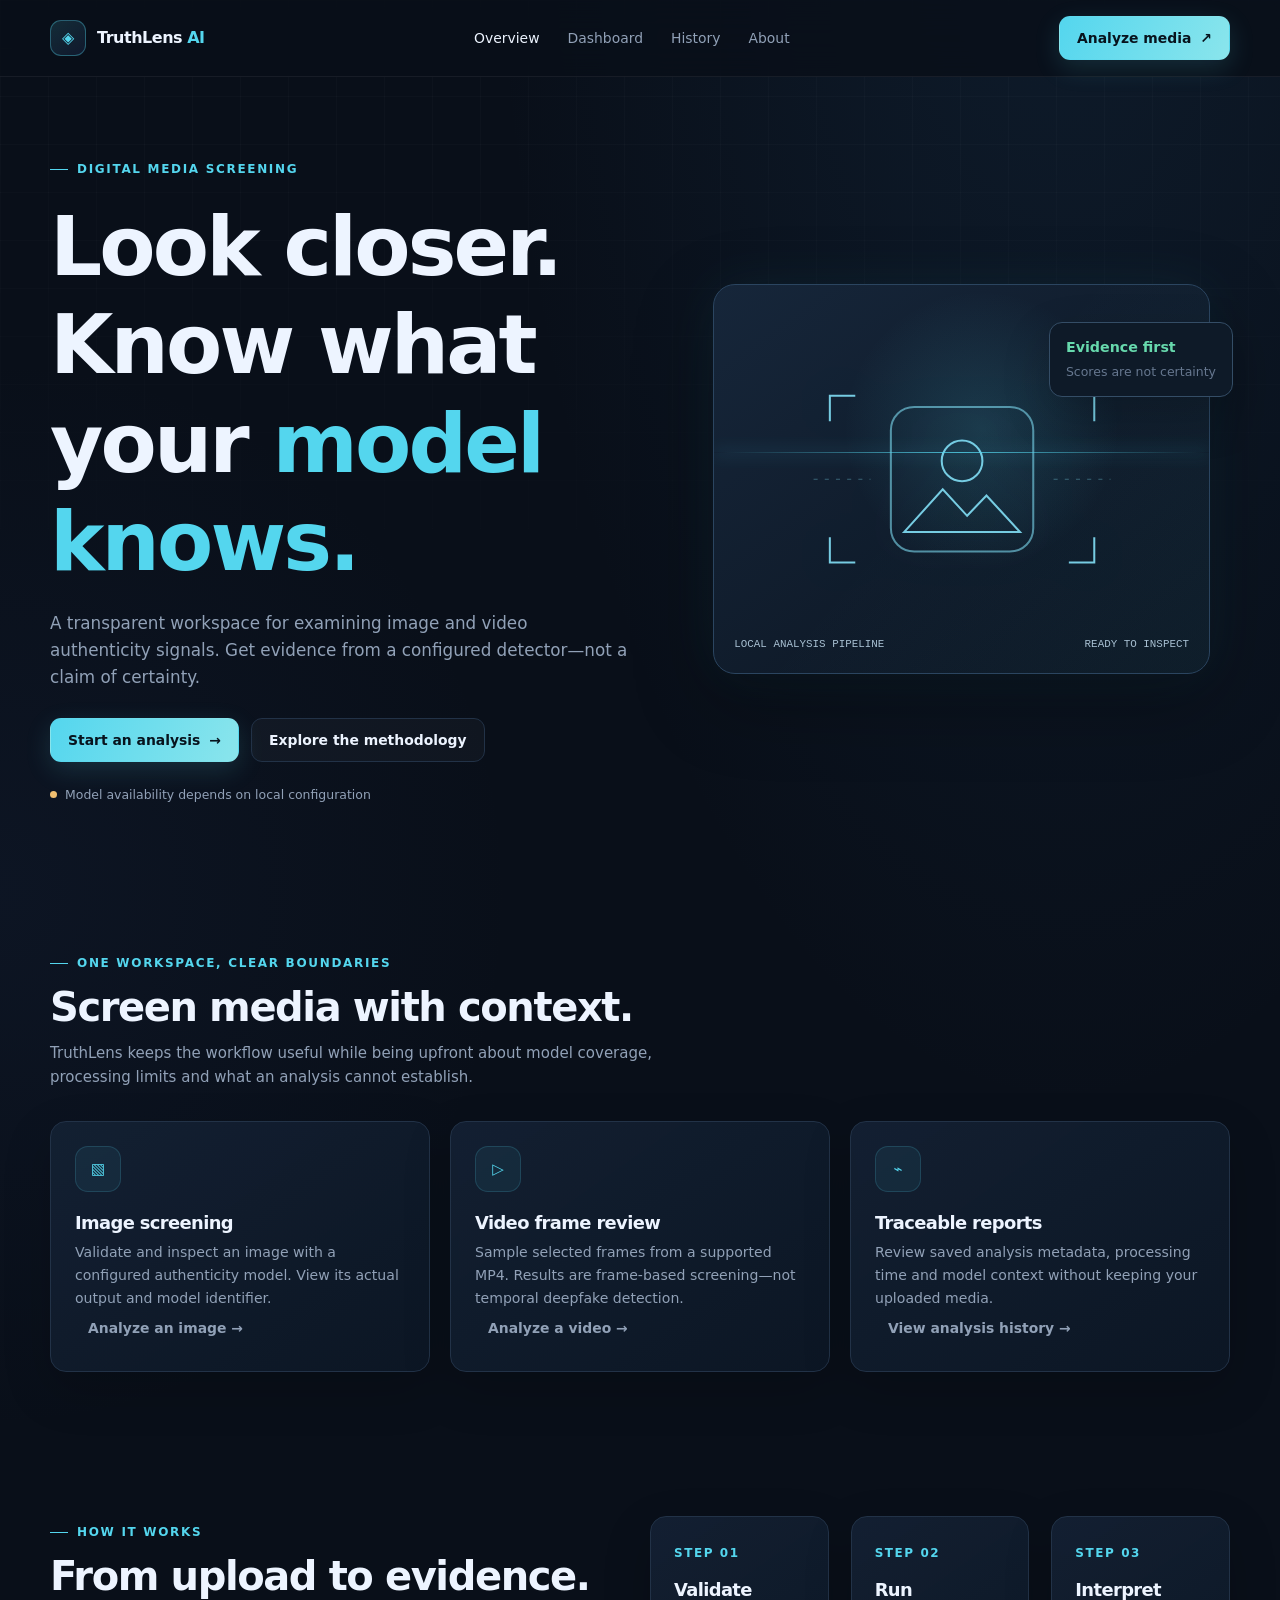
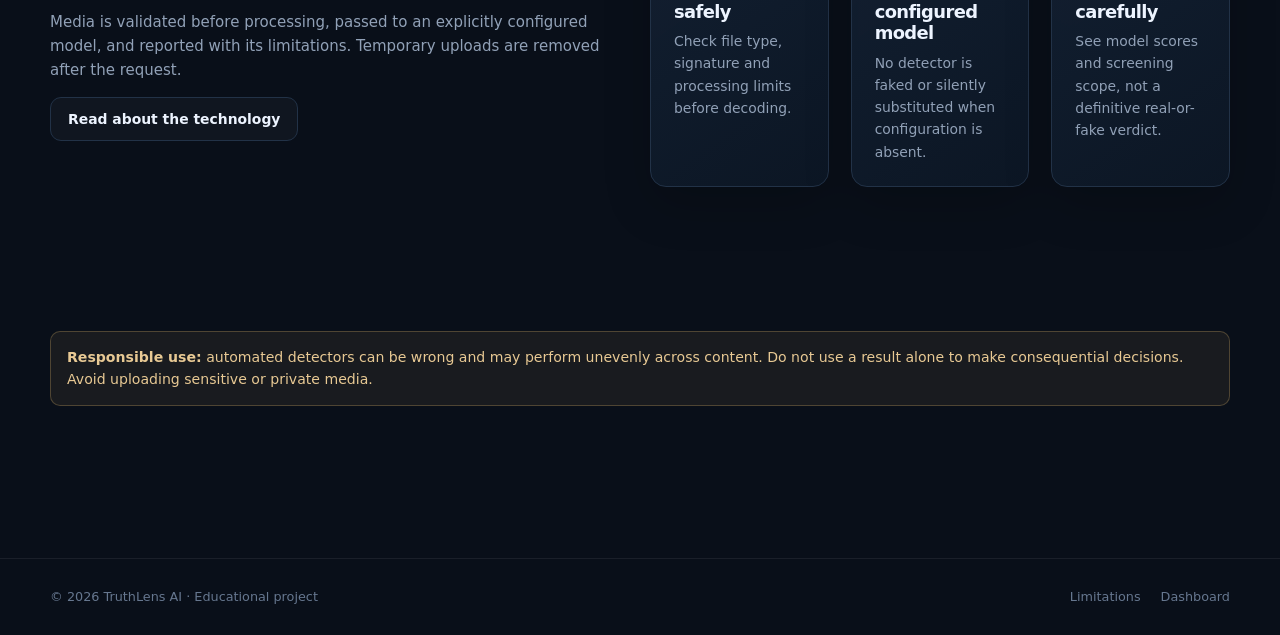
<file: frontend/index.html>
<!doctype html>
<html lang="en">
<head>
  <meta charset="utf-8">
  <meta name="viewport" content="width=device-width, initial-scale=1">
  <meta name="api-base" content="http://127.0.0.1:5000/api">
  <meta name="description" content="TruthLens AI provides transparent, model-based image and video authenticity screening.">
  <title>TruthLens AI — Media authenticity, made transparent</title>
  <link rel="stylesheet" href="css/variables.css">
  <link rel="stylesheet" href="css/base.css">
  <link rel="stylesheet" href="css/components.css">
  <link rel="stylesheet" href="css/pages.css">
  <link rel="stylesheet" href="css/responsive.css">
</head>
<body>
  <header class="site-header">
    <div class="container nav-wrap">
      <a class="brand" href="index.html" aria-label="TruthLens AI home"><span class="brand-mark" aria-hidden="true">◈</span><span>TruthLens <span>AI</span></span></a>
      <button class="menu-toggle" type="button" aria-expanded="false" aria-controls="primary-nav" aria-label="Open navigation">☰</button>
      <nav class="nav-links" id="primary-nav" aria-label="Main navigation">
        <a href="index.html" aria-current="page">Overview</a><a href="dashboard.html">Dashboard</a><a href="history.html">History</a><a href="about.html">About</a>
      </nav>
      <div class="nav-actions"><a class="button button-primary" href="upload.html">Analyze media <span aria-hidden="true">↗</span></a></div>
    </div>
  </header>
  <main>
    <section class="container hero">
      <div>
        <span class="eyebrow">Digital media screening</span>
        <h1>Look closer.<br>Know what your <em>model knows.</em></h1>
        <p class="hero-copy">A transparent workspace for examining image and video authenticity signals. Get evidence from a configured detector—not a claim of certainty.</p>
        <div class="hero-actions"><a class="button button-primary" href="upload.html">Start an analysis <span aria-hidden="true">→</span></a><a class="button button-secondary" href="about.html">Explore the methodology</a></div>
        <div class="hero-note"><span class="status">Model availability depends on local configuration</span></div>
      </div>
      <div class="hero-visual" aria-hidden="true">
        <div class="scan-frame">
          <div class="scan-art">
            <svg viewBox="0 0 360 260" fill="none" xmlns="http://www.w3.org/2000/svg"><path d="M75 48h-25v25M285 48h25v25M75 212H50v-25M285 212h25v-25" stroke="currentColor" stroke-width="2"/><path d="M110 82c0-13 10-23 23-23h94c13 0 23 10 23 23v96c0 13-10 23-23 23h-94c-13 0-23-10-23-23V82Z" stroke="currentColor" stroke-opacity=".65" stroke-width="2"/><circle cx="180" cy="112" r="20" stroke="currentColor" stroke-width="2"/><path d="m123 182 38-42 24 26 19-20 33 36H123Z" stroke="currentColor" stroke-width="2"/><path d="M34 130h56m180 0h56" stroke="currentColor" stroke-opacity=".4" stroke-dasharray="4 7"/></svg>
          </div>
          <div class="scan-line"></div>
          <div class="scan-caption"><span>LOCAL ANALYSIS PIPELINE</span><span>READY TO INSPECT</span></div>
        </div>
        <div class="floating-score"><strong>Evidence first</strong><small>Scores are not certainty</small></div>
      </div>
    </section>
    <section class="container section">
      <div class="section-intro"><span class="eyebrow">One workspace, clear boundaries</span><h2>Screen media with context.</h2><p>TruthLens keeps the workflow useful while being upfront about model coverage, processing limits and what an analysis cannot establish.</p></div>
      <div class="grid grid-3">
        <article class="card card-body feature-card"><span class="icon-tile" aria-hidden="true">▧</span><h3>Image screening</h3><p>Validate and inspect an image with a configured authenticity model. View its actual output and model identifier.</p><a class="button button-quiet" href="upload.html">Analyze an image →</a></article>
        <article class="card card-body feature-card"><span class="icon-tile" aria-hidden="true">▷</span><h3>Video frame review</h3><p>Sample selected frames from a supported MP4. Results are frame-based screening—not temporal deepfake detection.</p><a class="button button-quiet" href="video.html">Analyze a video →</a></article>
        <article class="card card-body feature-card"><span class="icon-tile" aria-hidden="true">⌁</span><h3>Traceable reports</h3><p>Review saved analysis metadata, processing time and model context without keeping your uploaded media.</p><a class="button button-quiet" href="history.html">View analysis history →</a></article>
      </div>
    </section>
    <section class="container section">
      <div class="grid grid-2">
        <div class="section-intro"><span class="eyebrow">How it works</span><h2>From upload to evidence.</h2><p>Media is validated before processing, passed to an explicitly configured model, and reported with its limitations. Temporary uploads are removed after the request.</p><a class="button button-secondary" href="about.html">Read about the technology</a></div>
        <div class="steps">
          <article class="card step-card"><span class="step-number">STEP 01</span><h3>Validate safely</h3><p>Check file type, signature and processing limits before decoding.</p></article>
          <article class="card step-card"><span class="step-number">STEP 02</span><h3>Run configured model</h3><p>No detector is faked or silently substituted when configuration is absent.</p></article>
          <article class="card step-card"><span class="step-number">STEP 03</span><h3>Interpret carefully</h3><p>See model scores and screening scope, not a definitive real-or-fake verdict.</p></article>
        </div>
      </div>
    </section>
    <section class="container section"><div class="notice"><strong>Responsible use:</strong> automated detectors can be wrong and may perform unevenly across content. Do not use a result alone to make consequential decisions. Avoid uploading sensitive or private media.</div></section>
  </main>
  <footer class="site-footer"><div class="container footer-inner"><span>© <span data-year></span> TruthLens AI · Educational project</span><div class="footer-links"><a href="about.html">Limitations</a><a href="dashboard.html">Dashboard</a></div></div></footer>
  <script type="module" src="js/app.js"></script>
</body>
</html>
</file>
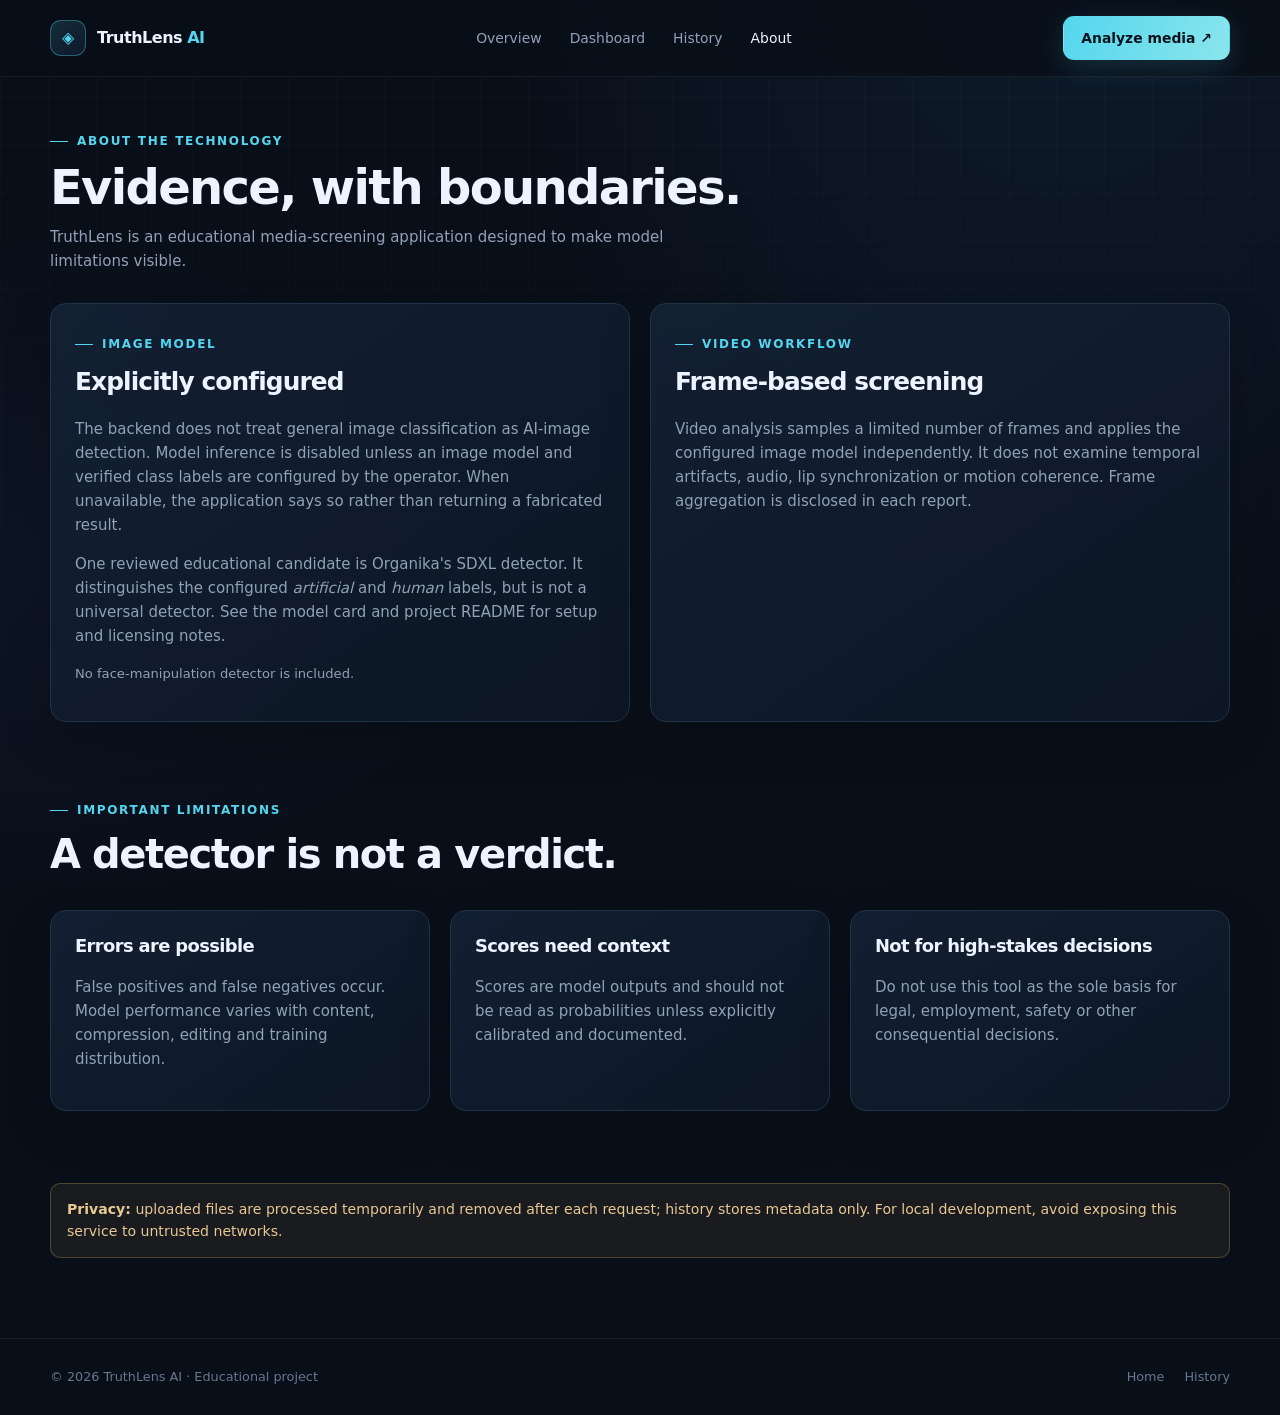
<file: frontend/about.html>
<!doctype html>
<html lang="en"><head><meta charset="utf-8"><meta name="viewport" content="width=device-width, initial-scale=1"><meta name="api-base" content="http://127.0.0.1:5000/api"><title>Technology & limitations — TruthLens AI</title><link rel="stylesheet" href="css/variables.css"><link rel="stylesheet" href="css/base.css"><link rel="stylesheet" href="css/components.css"><link rel="stylesheet" href="css/pages.css"><link rel="stylesheet" href="css/responsive.css"></head>
<body><header class="site-header"><div class="container nav-wrap"><a class="brand" href="index.html"><span class="brand-mark" aria-hidden="true">◈</span><span>TruthLens <span>AI</span></span></a><button class="menu-toggle" aria-expanded="false" aria-controls="primary-nav" aria-label="Open navigation">☰</button><nav class="nav-links" id="primary-nav" aria-label="Main navigation"><a href="index.html">Overview</a><a href="dashboard.html">Dashboard</a><a href="history.html">History</a><a href="about.html" aria-current="page">About</a></nav><div class="nav-actions"><a class="button button-primary" href="upload.html">Analyze media ↗</a></div></div></header>
<main class="container"><div class="page-heading"><div><span class="eyebrow">About the technology</span><h1>Evidence, with boundaries.</h1><p>TruthLens is an educational media-screening application designed to make model limitations visible.</p></div></div>
<div class="grid grid-2"><article class="card card-body"><span class="eyebrow">Image model</span><h2 style="font-size:1.55rem;margin-top:13px">Explicitly configured</h2><p>The backend does not treat general image classification as AI-image detection. Model inference is disabled unless an image model and verified class labels are configured by the operator. When unavailable, the application says so rather than returning a fabricated result.</p><p>One reviewed educational candidate is <a href="https://huggingface.co/Organika/sdxl-detector" target="_blank" rel="noopener noreferrer">Organika's SDXL detector</a>. It distinguishes the configured <em>artificial</em> and <em>human</em> labels, but is not a universal detector. See the model card and project README for setup and licensing notes.</p><p class="small">No face-manipulation detector is included.</p></article><article class="card card-body"><span class="eyebrow">Video workflow</span><h2 style="font-size:1.55rem;margin-top:13px">Frame-based screening</h2><p>Video analysis samples a limited number of frames and applies the configured image model independently. It does not examine temporal artifacts, audio, lip synchronization or motion coherence. Frame aggregation is disclosed in each report.</p></article></div>
<section class="section"><div class="section-intro"><span class="eyebrow">Important limitations</span><h2>A detector is not a verdict.</h2></div><div class="grid grid-3"><article class="card card-body"><h3>Errors are possible</h3><p>False positives and false negatives occur. Model performance varies with content, compression, editing and training distribution.</p></article><article class="card card-body"><h3>Scores need context</h3><p>Scores are model outputs and should not be read as probabilities unless explicitly calibrated and documented.</p></article><article class="card card-body"><h3>Not for high-stakes decisions</h3><p>Do not use this tool as the sole basis for legal, employment, safety or other consequential decisions.</p></article></div></section>
<div class="notice"><strong>Privacy:</strong> uploaded files are processed temporarily and removed after each request; history stores metadata only. For local development, avoid exposing this service to untrusted networks.</div></main>
<footer class="site-footer"><div class="container footer-inner"><span>© <span data-year></span> TruthLens AI · Educational project</span><div class="footer-links"><a href="index.html">Home</a><a href="history.html">History</a></div></div></footer><script type="module" src="js/app.js"></script></body></html>
</file>
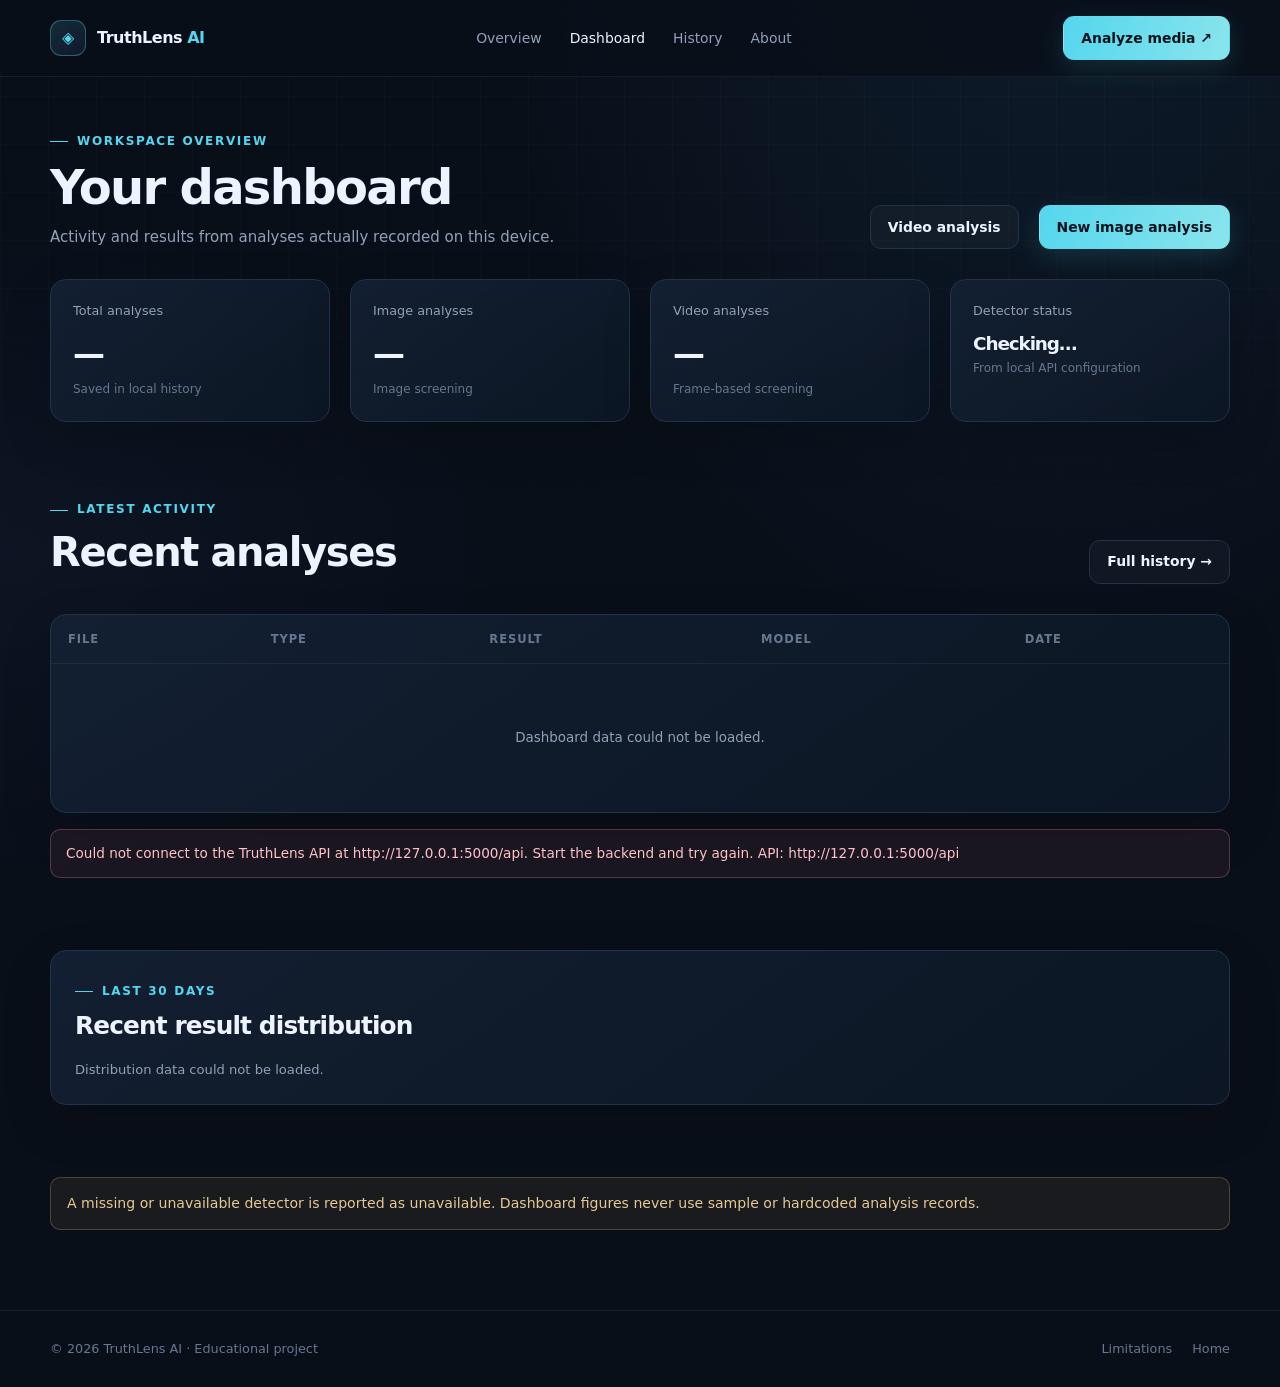
<file: frontend/dashboard.html>
<!doctype html>
<html lang="en"><head><meta charset="utf-8"><meta name="viewport" content="width=device-width, initial-scale=1"><meta name="api-base" content="http://127.0.0.1:5000/api"><title>Dashboard — TruthLens AI</title><link rel="stylesheet" href="css/variables.css"><link rel="stylesheet" href="css/base.css"><link rel="stylesheet" href="css/components.css"><link rel="stylesheet" href="css/pages.css"><link rel="stylesheet" href="css/responsive.css"></head>
<body><header class="site-header"><div class="container nav-wrap"><a class="brand" href="index.html"><span class="brand-mark" aria-hidden="true">◈</span><span>TruthLens <span>AI</span></span></a><button class="menu-toggle" aria-expanded="false" aria-controls="primary-nav" aria-label="Open navigation">☰</button><nav class="nav-links" id="primary-nav" aria-label="Main navigation"><a href="index.html">Overview</a><a href="dashboard.html" aria-current="page">Dashboard</a><a href="history.html">History</a><a href="about.html">About</a></nav><div class="nav-actions"><a class="button button-primary" href="upload.html">Analyze media ↗</a></div></div></header>
<main class="container"><div class="page-heading"><div><span class="eyebrow">Workspace overview</span><h1>Your dashboard</h1><p>Activity and results from analyses actually recorded on this device.</p></div><div class="grid" style="grid-auto-flow:column"><a class="button button-secondary" href="video.html">Video analysis</a><a class="button button-primary" href="upload.html">New image analysis</a></div></div>
<div class="grid grid-4" id="stat-cards"><article class="card stat-card"><div class="stat-label">Total analyses</div><div class="stat-value" data-stat="total">—</div><div class="stat-caption">Saved in local history</div></article><article class="card stat-card"><div class="stat-label">Image analyses</div><div class="stat-value" data-stat="images">—</div><div class="stat-caption">Image screening</div></article><article class="card stat-card"><div class="stat-label">Video analyses</div><div class="stat-value" data-stat="videos">—</div><div class="stat-caption">Frame-based screening</div></article><article class="card stat-card"><div class="stat-label">Detector status</div><div class="stat-value" data-stat="model" style="font-size:1.15rem">Checking…</div><div class="stat-caption">From local API configuration</div></article></div>
<section class="section"><div class="page-heading" style="margin-top:0"><div><span class="eyebrow">Latest activity</span><h2 style="margin:8px 0">Recent analyses</h2></div><a class="button button-secondary" href="history.html">Full history →</a></div><div class="card table-wrap"><table><thead><tr><th>File</th><th>Type</th><th>Result</th><th>Model</th><th>Date</th></tr></thead><tbody id="recent-analyses"><tr><td colspan="5"><div class="empty-state">Loading recent analyses…</div></td></tr></tbody></table></div><div id="dashboard-error" class="alert" role="status"></div></section>
<section class="section" style="padding-top:0"><div class="card card-body"><span class="eyebrow">Last 30 days</span><h2 style="font-size:1.55rem;margin:10px 0 18px">Recent result distribution</h2><div id="result-distribution" class="small muted" role="status">Loading distribution…</div></div></section>
<div class="notice">A missing or unavailable detector is reported as unavailable. Dashboard figures never use sample or hardcoded analysis records.</div></main>
<footer class="site-footer"><div class="container footer-inner"><span>© <span data-year></span> TruthLens AI · Educational project</span><div class="footer-links"><a href="about.html">Limitations</a><a href="index.html">Home</a></div></div></footer><script type="module" src="js/dashboard.js"></script></body></html>
</file>
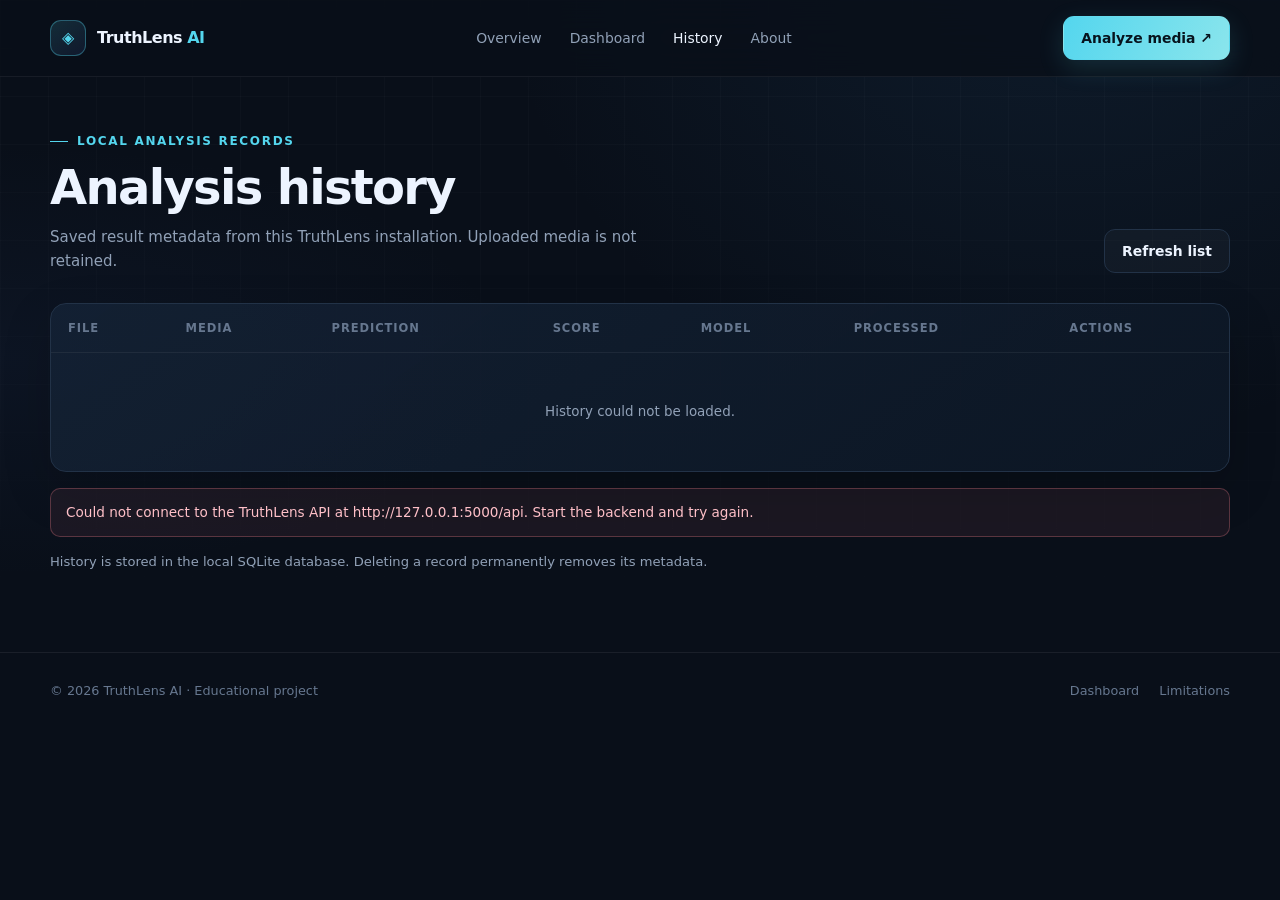
<file: frontend/history.html>
<!doctype html>
<html lang="en"><head><meta charset="utf-8"><meta name="viewport" content="width=device-width, initial-scale=1"><meta name="api-base" content="http://127.0.0.1:5000/api"><title>Analysis history — TruthLens AI</title><link rel="stylesheet" href="css/variables.css"><link rel="stylesheet" href="css/base.css"><link rel="stylesheet" href="css/components.css"><link rel="stylesheet" href="css/pages.css"><link rel="stylesheet" href="css/responsive.css"></head>
<body><header class="site-header"><div class="container nav-wrap"><a class="brand" href="index.html"><span class="brand-mark" aria-hidden="true">◈</span><span>TruthLens <span>AI</span></span></a><button class="menu-toggle" aria-expanded="false" aria-controls="primary-nav" aria-label="Open navigation">☰</button><nav class="nav-links" id="primary-nav" aria-label="Main navigation"><a href="index.html">Overview</a><a href="dashboard.html">Dashboard</a><a href="history.html" aria-current="page">History</a><a href="about.html">About</a></nav><div class="nav-actions"><a class="button button-primary" href="upload.html">Analyze media ↗</a></div></div></header>
<main class="container"><div class="page-heading"><div><span class="eyebrow">Local analysis records</span><h1>Analysis history</h1><p>Saved result metadata from this TruthLens installation. Uploaded media is not retained.</p></div><button class="button button-secondary" id="refresh-history" type="button">Refresh list</button></div>
<div class="card table-wrap"><table><thead><tr><th>File</th><th>Media</th><th>Prediction</th><th>Score</th><th>Model</th><th>Processed</th><th>Actions</th></tr></thead><tbody id="history-rows"><tr><td colspan="7"><div class="empty-state">Loading history…</div></td></tr></tbody></table></div><div id="history-error" class="alert" role="status"></div><p class="small" style="margin-top:14px">History is stored in the local SQLite database. Deleting a record permanently removes its metadata.</p></main>
<footer class="site-footer"><div class="container footer-inner"><span>© <span data-year></span> TruthLens AI · Educational project</span><div class="footer-links"><a href="dashboard.html">Dashboard</a><a href="about.html">Limitations</a></div></div></footer><script type="module" src="js/history.js"></script></body></html>
</file>
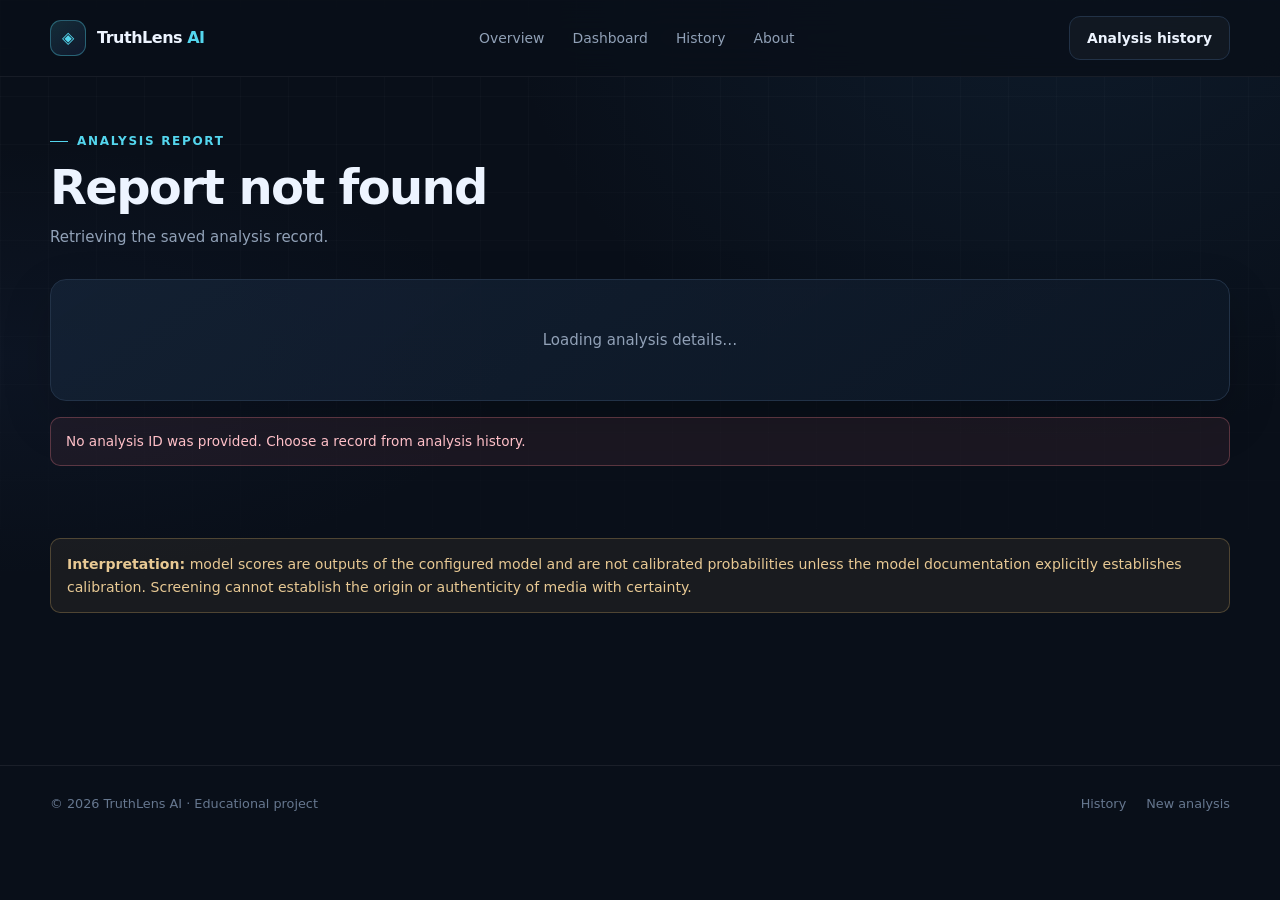
<file: frontend/result.html>
<!doctype html>
<html lang="en"><head><meta charset="utf-8"><meta name="viewport" content="width=device-width, initial-scale=1"><meta name="api-base" content="http://127.0.0.1:5000/api"><title>Analysis report — TruthLens AI</title><link rel="stylesheet" href="css/variables.css"><link rel="stylesheet" href="css/base.css"><link rel="stylesheet" href="css/components.css"><link rel="stylesheet" href="css/pages.css"><link rel="stylesheet" href="css/responsive.css"></head>
<body><header class="site-header"><div class="container nav-wrap"><a class="brand" href="index.html"><span class="brand-mark" aria-hidden="true">◈</span><span>TruthLens <span>AI</span></span></a><button class="menu-toggle" aria-expanded="false" aria-controls="primary-nav" aria-label="Open navigation">☰</button><nav class="nav-links" id="primary-nav" aria-label="Main navigation"><a href="index.html">Overview</a><a href="dashboard.html">Dashboard</a><a href="history.html">History</a><a href="about.html">About</a></nav><div class="nav-actions"><a class="button button-secondary" href="history.html">Analysis history</a></div></div></header>
<main class="container"><div class="page-heading"><div><span class="eyebrow">Analysis report</span><h1 id="report-title">Loading report…</h1><p id="report-subtitle">Retrieving the saved analysis record.</p></div></div><div id="report-content"><div class="card empty-state">Loading analysis details…</div></div><div class="alert" id="report-error" role="status"></div><section class="section"><div class="notice"><strong>Interpretation:</strong> model scores are outputs of the configured model and are not calibrated probabilities unless the model documentation explicitly establishes calibration. Screening cannot establish the origin or authenticity of media with certainty.</div></section></main>
<footer class="site-footer"><div class="container footer-inner"><span>© <span data-year></span> TruthLens AI · Educational project</span><div class="footer-links"><a href="history.html">History</a><a href="upload.html">New analysis</a></div></div></footer><script type="module" src="js/results.js"></script></body></html>
</file>
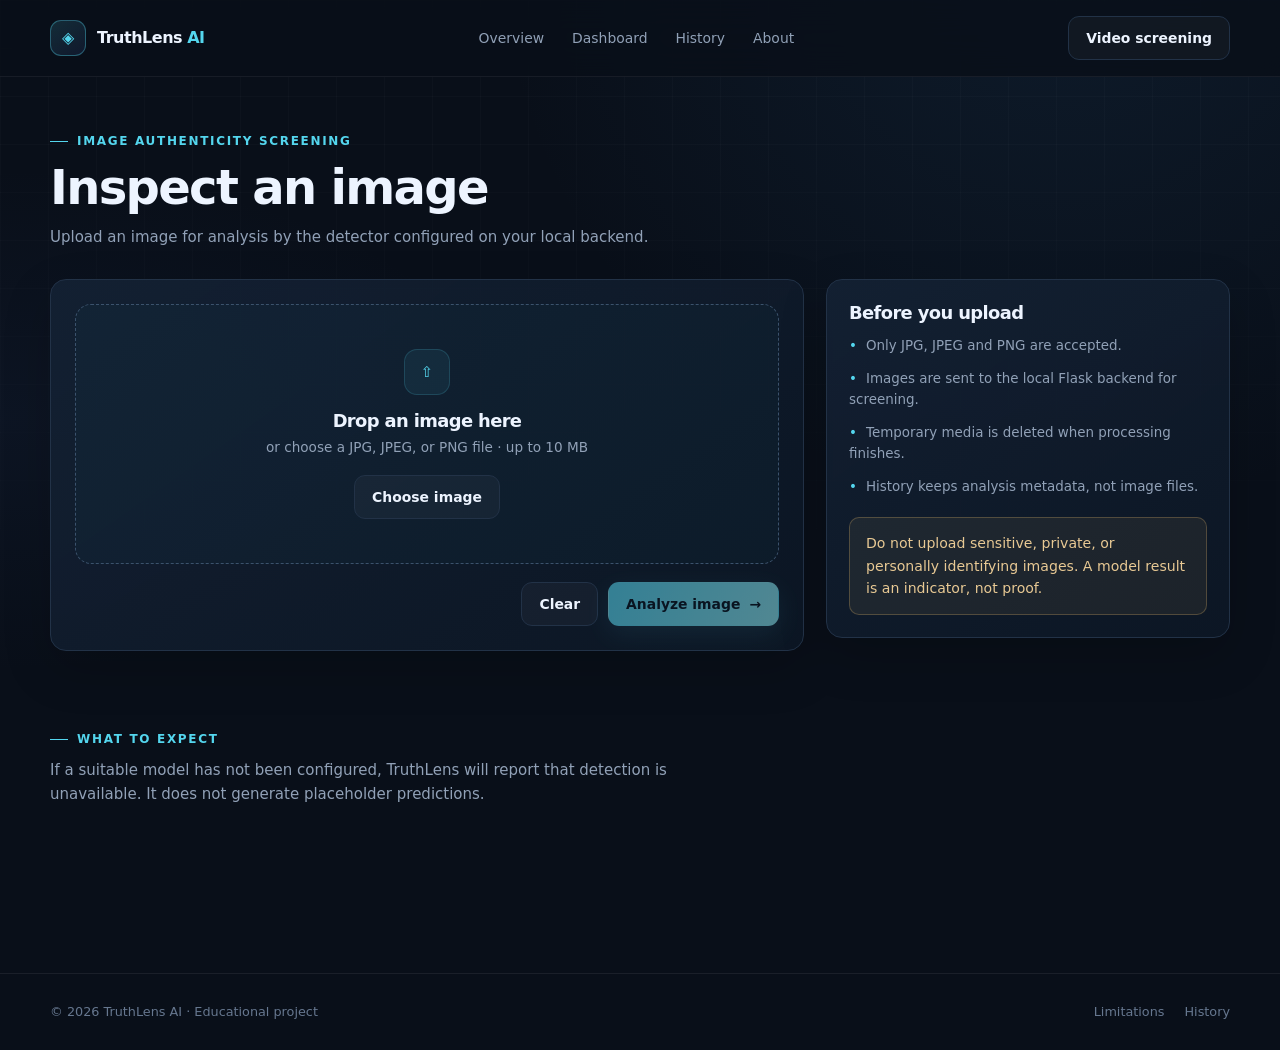
<file: frontend/upload.html>
<!doctype html>
<html lang="en"><head><meta charset="utf-8"><meta name="viewport" content="width=device-width, initial-scale=1"><meta name="api-base" content="http://127.0.0.1:5000/api"><title>Image analysis — TruthLens AI</title><link rel="stylesheet" href="css/variables.css"><link rel="stylesheet" href="css/base.css"><link rel="stylesheet" href="css/components.css"><link rel="stylesheet" href="css/pages.css"><link rel="stylesheet" href="css/responsive.css"></head>
<body><header class="site-header"><div class="container nav-wrap"><a class="brand" href="index.html"><span class="brand-mark" aria-hidden="true">◈</span><span>TruthLens <span>AI</span></span></a><button class="menu-toggle" aria-expanded="false" aria-controls="primary-nav" aria-label="Open navigation">☰</button><nav class="nav-links" id="primary-nav" aria-label="Main navigation"><a href="index.html">Overview</a><a href="dashboard.html">Dashboard</a><a href="history.html">History</a><a href="about.html">About</a></nav><div class="nav-actions"><a class="button button-secondary" href="video.html">Video screening</a></div></div></header>
<main class="container"><div class="page-heading"><div><span class="eyebrow">Image authenticity screening</span><h1>Inspect an image</h1><p>Upload an image for analysis by the detector configured on your local backend.</p></div></div>
<div class="upload-layout"><section class="card card-body"><form id="image-form"><label class="sr-only" for="image-file">Choose an image file</label><div class="drop-zone" id="drop-zone"><div><span class="icon-tile" aria-hidden="true">⇧</span><h3>Drop an image here</h3><p>or choose a JPG, JPEG, or PNG file · up to 10 MB</p><button class="button button-secondary" type="button" id="choose-file">Choose image</button><input class="sr-only" id="image-file" name="file" type="file" accept=".jpg,.jpeg,.png,image/jpeg,image/png" required></div></div><div id="preview-wrap" hidden style="margin-top:18px"><img id="image-preview" class="media-preview" alt="Selected image preview"><p class="small" id="file-description" style="text-align:center;margin:10px 0 0"></p></div><div class="alert" id="upload-error" role="alert"></div><div style="display:flex;justify-content:flex-end;gap:10px;margin-top:18px"><button class="button button-secondary" id="clear-file" type="button" hidden>Clear</button><button class="button button-primary" id="analyze-button" type="submit" disabled>Analyze image <span aria-hidden="true">→</span></button></div></form></section>
<aside class="card side-note"><h3>Before you upload</h3><ul><li>Only JPG, JPEG and PNG are accepted.</li><li>Images are sent to the local Flask backend for screening.</li><li>Temporary media is deleted when processing finishes.</li><li>History keeps analysis metadata, not image files.</li></ul><div class="notice" style="margin-top:20px">Do not upload sensitive, private, or personally identifying images. A model result is an indicator, not proof.</div></aside></div>
<section class="section"><span class="eyebrow">What to expect</span><p style="max-width:680px;margin-top:9px">If a suitable model has not been configured, TruthLens will report that detection is unavailable. It does not generate placeholder predictions.</p></section></main>
<footer class="site-footer"><div class="container footer-inner"><span>© <span data-year></span> TruthLens AI · Educational project</span><div class="footer-links"><a href="about.html">Limitations</a><a href="history.html">History</a></div></div></footer><script type="module" src="js/upload.js"></script></body></html>
</file>
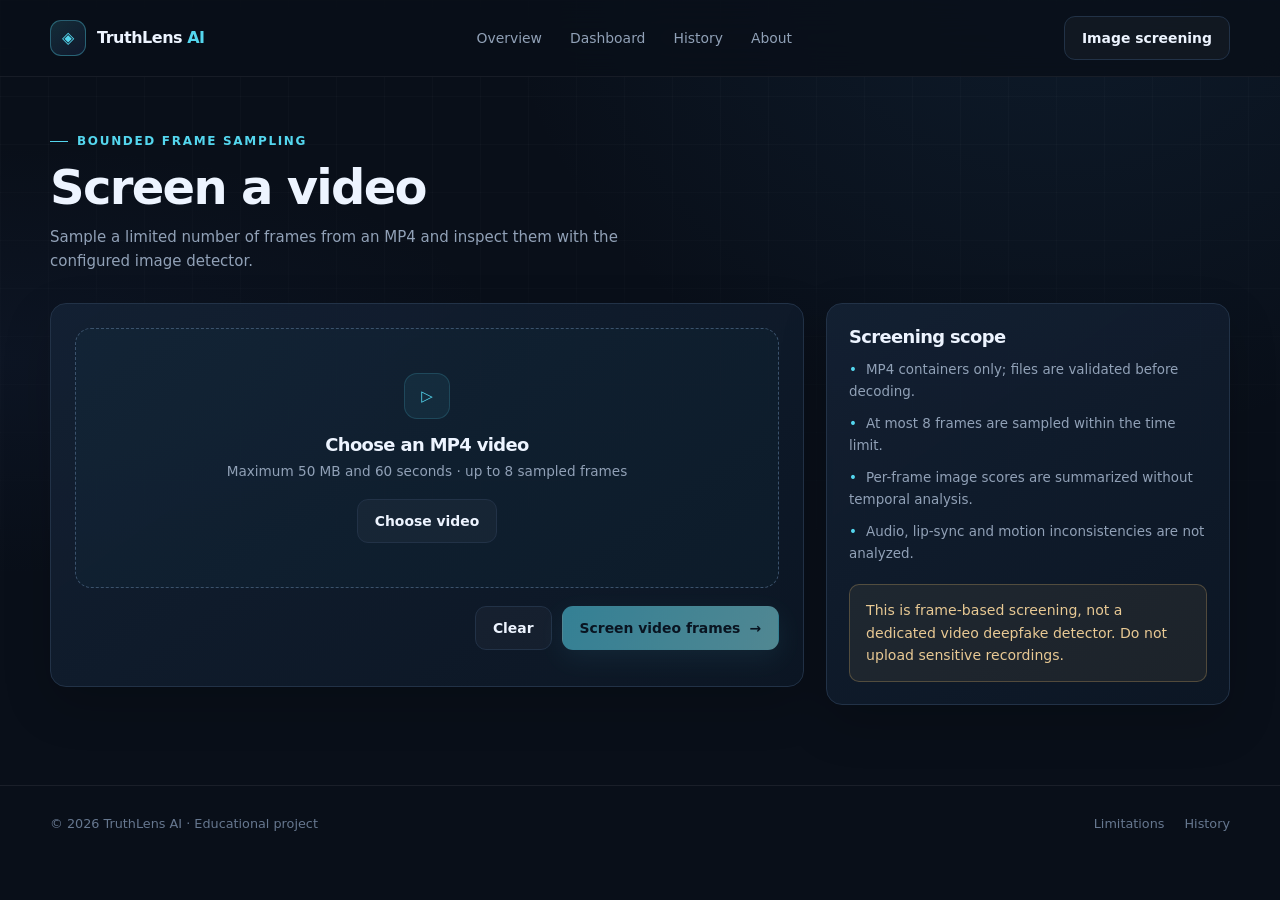
<file: frontend/video.html>
<!doctype html>
<html lang="en"><head><meta charset="utf-8"><meta name="viewport" content="width=device-width, initial-scale=1"><meta name="api-base" content="http://127.0.0.1:5000/api"><title>Video analysis — TruthLens AI</title><link rel="stylesheet" href="css/variables.css"><link rel="stylesheet" href="css/base.css"><link rel="stylesheet" href="css/components.css"><link rel="stylesheet" href="css/pages.css"><link rel="stylesheet" href="css/responsive.css"></head>
<body><header class="site-header"><div class="container nav-wrap"><a class="brand" href="index.html"><span class="brand-mark" aria-hidden="true">◈</span><span>TruthLens <span>AI</span></span></a><button class="menu-toggle" aria-expanded="false" aria-controls="primary-nav" aria-label="Open navigation">☰</button><nav class="nav-links" id="primary-nav" aria-label="Main navigation"><a href="index.html">Overview</a><a href="dashboard.html">Dashboard</a><a href="history.html">History</a><a href="about.html">About</a></nav><div class="nav-actions"><a class="button button-secondary" href="upload.html">Image screening</a></div></div></header>
<main class="container"><div class="page-heading"><div><span class="eyebrow">Bounded frame sampling</span><h1>Screen a video</h1><p>Sample a limited number of frames from an MP4 and inspect them with the configured image detector.</p></div></div>
<div class="upload-layout"><section class="card card-body"><form id="video-form"><label class="sr-only" for="video-file">Choose an MP4 video</label><div class="drop-zone" id="drop-zone"><div><span class="icon-tile" aria-hidden="true">▷</span><h3>Choose an MP4 video</h3><p>Maximum 50 MB and 60 seconds · up to 8 sampled frames</p><button class="button button-secondary" type="button" id="choose-file">Choose video</button><input class="sr-only" id="video-file" name="file" type="file" accept=".mp4,video/mp4" required></div></div><div id="preview-wrap" hidden style="margin-top:18px"><video id="video-preview" class="media-preview" controls></video><p class="small" id="file-description" style="text-align:center;margin:10px 0 0"></p></div><div class="alert" id="upload-error" role="alert"></div><div style="display:flex;justify-content:flex-end;gap:10px;margin-top:18px"><button class="button button-secondary" id="clear-file" type="button" hidden>Clear</button><button class="button button-primary" id="analyze-button" type="submit" disabled>Screen video frames <span aria-hidden="true">→</span></button></div><p class="small" id="processing-note" aria-live="polite" style="margin:12px 0 0"></p></form></section>
<aside class="card side-note"><h3>Screening scope</h3><ul><li>MP4 containers only; files are validated before decoding.</li><li>At most 8 frames are sampled within the time limit.</li><li>Per-frame image scores are summarized without temporal analysis.</li><li>Audio, lip-sync and motion inconsistencies are not analyzed.</li></ul><div class="notice" style="margin-top:20px">This is frame-based screening, not a dedicated video deepfake detector. Do not upload sensitive recordings.</div></aside></div></main>
<footer class="site-footer"><div class="container footer-inner"><span>© <span data-year></span> TruthLens AI · Educational project</span><div class="footer-links"><a href="about.html">Limitations</a><a href="history.html">History</a></div></div></footer><script type="module" src="js/upload.js"></script></body></html>
</file>
<file: frontend/css/variables.css>
:root {
  color-scheme: dark;
  --ink: #edf4ff;
  --muted: #91a1b7;
  --quiet: #66778f;
  --canvas: #090f19;
  --surface: #101a28;
  --surface-raised: #142235;
  --line: #223247;
  --cyan: #54d6ee;
  --blue: #6388ff;
  --violet: #9c83ff;
  --green: #67d9ad;
  --amber: #f0bf70;
  --red: #ff8291;
  --radius-sm: 10px;
  --radius-md: 16px;
  --radius-lg: 24px;
  --shadow-card: 0 18px 48px rgb(0 0 0 / 18%);
  --content-width: 1180px;
  font-family: Inter, ui-sans-serif, system-ui, -apple-system, BlinkMacSystemFont, "Segoe UI", sans-serif;
}
</file>
<file: frontend/css/base.css>
* { box-sizing: border-box; }

html { scroll-behavior: smooth; }

body {
  min-width: 320px;
  min-height: 100vh;
  margin: 0;
  color: var(--ink);
  background:
    radial-gradient(ellipse at 83% -10%, rgb(42 97 145 / 16%), transparent 36rem),
    radial-gradient(ellipse at 0% 40%, rgb(47 73 128 / 10%), transparent 32rem),
    var(--canvas);
  font-size: 15px;
  line-height: 1.6;
}

body::before {
  position: fixed;
  z-index: -1;
  inset: 0;
  background-image: linear-gradient(rgb(255 255 255 / 2.2%) 1px, transparent 1px),
    linear-gradient(90deg, rgb(255 255 255 / 2.2%) 1px, transparent 1px);
  background-size: 48px 48px;
  content: "";
  mask-image: linear-gradient(to bottom, black, transparent 78%);
  pointer-events: none;
}

a { color: inherit; text-decoration: none; }
button, input { font: inherit; }
button, a { -webkit-tap-highlight-color: transparent; }
button { color: inherit; }
img, video { display: block; max-width: 100%; }
h1, h2, h3, p { margin-top: 0; }
h1, h2, h3 { line-height: 1.2; letter-spacing: -.035em; }
h1 { font-size: clamp(2.4rem, 6vw, 4.6rem); }
h2 { font-size: clamp(1.7rem, 4vw, 2.5rem); }
h3 { font-size: 1.12rem; }
p { color: var(--muted); }

:focus-visible { outline: 2px solid var(--cyan); outline-offset: 4px; }

.container { width: min(var(--content-width), calc(100% - 48px)); margin-inline: auto; }
.section { padding-block: 72px; }
.eyebrow {
  display: inline-flex;
  align-items: center;
  gap: 9px;
  color: var(--cyan);
  font-size: .75rem;
  font-weight: 750;
  letter-spacing: .14em;
  text-transform: uppercase;
}
.eyebrow::before { width: 18px; height: 1px; background: currentColor; content: ""; }
.muted { color: var(--muted); }
.small { font-size: .82rem; }
.sr-only { position: absolute; width: 1px; height: 1px; padding: 0; overflow: hidden; clip: rect(0, 0, 0, 0); white-space: nowrap; border: 0; }
.notice { padding: 14px 16px; border: 1px solid rgb(240 191 112 / 25%); border-radius: var(--radius-sm); color: #e8c994; background: rgb(240 191 112 / 7%); font-size: .88rem; }
.status { display: inline-flex; align-items: center; gap: 8px; color: var(--muted); font-size: .78rem; }
.status::before { width: 7px; height: 7px; border-radius: 50%; background: var(--amber); content: ""; }
.status.online::before { background: var(--green); box-shadow: 0 0 12px rgb(103 217 173 / 55%); }
</file>
<file: frontend/css/components.css>
.site-header { position: sticky; z-index: 20; top: 0; border-bottom: 1px solid rgb(255 255 255 / 6%); background: rgb(9 15 25 / 82%); backdrop-filter: blur(18px); }
.nav-wrap { display: flex; min-height: 76px; align-items: center; justify-content: space-between; gap: 24px; }
.brand { display: inline-flex; align-items: center; gap: 11px; font-size: 1rem; font-weight: 760; letter-spacing: -.03em; }
.brand-mark { display: grid; width: 36px; height: 36px; place-items: center; border: 1px solid rgb(84 214 238 / 35%); border-radius: 11px; color: var(--cyan); background: linear-gradient(145deg, rgb(84 214 238 / 15%), rgb(99 136 255 / 9%)); }
.brand-mark svg { width: 20px; }
.brand span span { color: var(--cyan); }
.nav-links { display: flex; align-items: center; gap: 28px; color: var(--muted); font-size: .87rem; }
.nav-links a { transition: color .18s ease; }
.nav-links a:hover, .nav-links a[aria-current="page"] { color: var(--ink); }
.nav-actions { display: flex; align-items: center; gap: 16px; }
.menu-toggle { display: none; border: 0; background: none; cursor: pointer; }

.button { display: inline-flex; min-height: 44px; align-items: center; justify-content: center; gap: 9px; padding: 0 17px; border: 1px solid transparent; border-radius: 11px; font-weight: 700; font-size: .87rem; cursor: pointer; transition: transform .18s ease, border-color .18s ease, background .18s ease; }
.button:hover { transform: translateY(-2px); }
.button-primary { color: #07131d; background: linear-gradient(115deg, var(--cyan), #8ae5ec); box-shadow: 0 8px 26px rgb(84 214 238 / 15%); }
.button-primary:hover { background: #9beaf0; }
.button-secondary { border-color: var(--line); color: var(--ink); background: rgb(255 255 255 / 3%); }
.button-secondary:hover { border-color: #3a526e; background: rgb(255 255 255 / 6%); }
.button-quiet { min-height: 38px; padding-inline: 12px; color: var(--muted); background: transparent; }
.button:disabled { opacity: .55; cursor: not-allowed; transform: none; }

.card { border: 1px solid var(--line); border-radius: var(--radius-md); background: linear-gradient(145deg, rgb(20 34 53 / 88%), rgb(13 23 37 / 92%)); box-shadow: var(--shadow-card); }
.card-body { padding: 24px; }
.icon-tile { display: grid; width: 46px; height: 46px; place-items: center; border: 1px solid rgb(84 214 238 / 17%); border-radius: 13px; color: var(--cyan); background: rgb(84 214 238 / 7%); }
.icon-tile svg { width: 21px; height: 21px; }
.pill { display: inline-flex; align-items: center; gap: 6px; padding: 5px 9px; border: 1px solid var(--line); border-radius: 999px; color: var(--muted); background: rgb(255 255 255 / 3%); font-size: .72rem; font-weight: 650; }
.pill.cyan { border-color: rgb(84 214 238 / 22%); color: var(--cyan); background: rgb(84 214 238 / 7%); }
.pill.green { border-color: rgb(103 217 173 / 22%); color: var(--green); background: rgb(103 217 173 / 7%); }
.pill.amber { border-color: rgb(240 191 112 / 22%); color: var(--amber); background: rgb(240 191 112 / 7%); }

.page-heading { display: flex; align-items: end; justify-content: space-between; gap: 24px; margin: 48px 0 30px; }
.page-heading h1 { margin: 8px 0; font-size: clamp(2rem, 4vw, 3rem); }
.page-heading p { max-width: 620px; margin-bottom: 0; }
.grid { display: grid; gap: 20px; }
.grid-2 { grid-template-columns: repeat(2, minmax(0, 1fr)); }
.grid-3 { grid-template-columns: repeat(3, minmax(0, 1fr)); }
.grid-4 { grid-template-columns: repeat(4, minmax(0, 1fr)); }
.table-wrap { overflow-x: auto; }
table { width: 100%; border-collapse: collapse; text-align: left; }
th, td { padding: 15px 17px; border-bottom: 1px solid rgb(255 255 255 / 6%); white-space: nowrap; }
th { color: var(--quiet); font-size: .72rem; font-weight: 700; letter-spacing: .08em; text-transform: uppercase; }
td { color: #c7d3e2; font-size: .84rem; }
tbody tr:last-child td { border-bottom: 0; }

.form-label { display: block; margin-bottom: 8px; color: #d3deec; font-size: .84rem; font-weight: 650; }
.field { width: 100%; min-height: 46px; padding: 0 13px; border: 1px solid var(--line); border-radius: 10px; color: var(--ink); background: #0c1521; }
.field::placeholder { color: var(--quiet); }
.drop-zone { display: grid; min-height: 260px; place-items: center; padding: 28px; border: 1px dashed #3b526c; border-radius: var(--radius-md); background: rgb(84 214 238 / 2%); text-align: center; transition: border-color .2s ease, background .2s ease; }
.drop-zone.dragover { border-color: var(--cyan); background: rgb(84 214 238 / 7%); }
.drop-zone .icon-tile { margin: 0 auto 15px; }
.drop-zone h3 { margin-bottom: 6px; }
.drop-zone p { margin-bottom: 16px; font-size: .85rem; }
.media-preview { max-height: 340px; margin: 0 auto; border-radius: 12px; object-fit: contain; background: #070b11; }
.empty-state { padding: 48px 20px; color: var(--muted); text-align: center; }
.empty-state .icon-tile { margin: 0 auto 16px; }
.site-footer { margin-top: 80px; padding: 28px 0; border-top: 1px solid rgb(255 255 255 / 7%); color: var(--quiet); font-size: .8rem; }
.footer-inner { display: flex; align-items: center; justify-content: space-between; gap: 20px; }
.footer-links { display: flex; gap: 20px; }
.alert { display: none; margin-top: 16px; padding: 13px 15px; border: 1px solid rgb(255 130 145 / 28%); border-radius: 10px; color: #ffc0c8; background: rgb(255 130 145 / 7%); font-size: .85rem; }
.alert.visible { display: block; }
.loading { display: inline-flex; align-items: center; gap: 9px; }
.spinner { width: 15px; height: 15px; border: 2px solid rgb(7 19 29 / 25%); border-top-color: #07131d; border-radius: 50%; animation: spin .7s linear infinite; }
.distribution-list { display: grid; gap: 15px; }
.distribution-row { display: grid; grid-template-columns: minmax(150px, 1fr) minmax(100px, 2fr) 42px; align-items: center; gap: 14px; color: #c7d3e2; font-size: .82rem; }
.distribution-track { height: 8px; overflow: hidden; border-radius: 999px; background: #1d2b3c; }
.distribution-fill { height: 100%; border-radius: inherit; background: linear-gradient(90deg, var(--cyan), var(--blue)); }
@keyframes spin { to { transform: rotate(360deg); } }
</file>
<file: frontend/css/pages.css>
.hero { position: relative; display: grid; min-height: 600px; align-items: center; grid-template-columns: 1.05fr .95fr; gap: 50px; padding-block: 76px 70px; }
.hero h1 { max-width: 740px; margin: 19px 0; font-size: clamp(3rem, 6.4vw, 5.2rem); }
.hero h1 em { color: var(--cyan); font-style: normal; }
.hero-copy { max-width: 580px; font-size: 1.05rem; }
.hero-actions { display: flex; flex-wrap: wrap; gap: 12px; margin-top: 27px; }
.hero-note { display: flex; align-items: center; gap: 9px; margin-top: 23px; color: var(--quiet); font-size: .79rem; }
.hero-visual { position: relative; padding: 20px; }
.scan-frame { position: relative; min-height: 390px; overflow: hidden; border: 1px solid #2b4560; border-radius: 22px; background: linear-gradient(145deg, #16263a, #0b1420); box-shadow: 0 25px 80px rgb(0 0 0 / 32%), 0 0 55px rgb(84 214 238 / 8%); }
.scan-frame::before { position: absolute; inset: 0; background: radial-gradient(circle at 54% 37%, rgb(84 214 238 / 15%), transparent 38%), linear-gradient(130deg, transparent 45%, rgb(84 214 238 / 5%)); content: ""; }
.scan-art { position: absolute; inset: 12% 13%; display: grid; place-items: center; }
.scan-art svg { width: 100%; max-height: 275px; color: #76cce2; filter: drop-shadow(0 0 24px rgb(84 214 238 / 22%)); }
.scan-line { position: absolute; top: 43%; right: 0; left: 0; height: 1px; background: linear-gradient(90deg, transparent, var(--cyan), transparent); box-shadow: 0 0 15px var(--cyan); opacity: .8; }
.scan-caption { position: absolute; right: 20px; bottom: 20px; left: 20px; display: flex; justify-content: space-between; color: #a7bfd1; font-family: ui-monospace, SFMono-Regular, Consolas, monospace; font-size: .68rem; }
.floating-score { position: absolute; right: -3px; top: 58px; padding: 13px 16px; border: 1px solid #344d66; border-radius: 13px; background: #0e1a28; box-shadow: var(--shadow-card); }
.floating-score strong { display: block; color: var(--green); font-size: .89rem; }
.floating-score small { color: var(--quiet); }
.section-intro { max-width: 650px; margin-bottom: 32px; }
.section-intro h2 { margin: 10px 0; }
.feature-card { min-height: 215px; }
.feature-card h3 { margin: 20px 0 8px; }
.feature-card p { margin-bottom: 0; font-size: .88rem; }
.stat-card { padding: 21px 22px; }
.stat-card .stat-label { color: var(--muted); font-size: .8rem; }
.stat-card .stat-value { margin-top: 8px; color: var(--ink); font-size: 2rem; font-weight: 750; letter-spacing: -.06em; }
.stat-card .stat-caption { color: var(--quiet); font-size: .75rem; }
.upload-layout { display: grid; grid-template-columns: minmax(0, 1.4fr) minmax(270px, .75fr); align-items: start; gap: 22px; }
.side-note { padding: 22px; }
.side-note h3 { margin-bottom: 12px; }
.side-note ul { display: grid; gap: 11px; padding: 0; margin: 0; list-style: none; color: var(--muted); font-size: .84rem; }
.side-note li::before { margin-right: 9px; color: var(--cyan); content: "•"; }
.metric-label { color: var(--quiet); font-size: .74rem; text-transform: uppercase; letter-spacing: .08em; }
.report-score { display: flex; align-items: center; gap: 25px; padding: 26px; }
.score-ring { display: grid; width: 112px; height: 112px; flex: 0 0 auto; place-items: center; border: 5px solid #2c435a; border-top-color: var(--cyan); border-right-color: var(--blue); border-radius: 50%; color: var(--cyan); font-size: 1.3rem; font-weight: 750; }
.report-meta { display: grid; grid-template-columns: repeat(3, 1fr); gap: 14px; }
.report-meta > div { padding: 15px; border: 1px solid var(--line); border-radius: 10px; background: rgb(255 255 255 / 2%); }
.report-meta strong { display: block; margin-top: 5px; font-size: .88rem; overflow-wrap: anywhere; }
.result-banner { display: grid; gap: 6px; padding: 18px 20px; border-left: 3px solid var(--amber); border-radius: 0 10px 10px 0; background: rgb(240 191 112 / 7%); }
.result-banner strong { display: block; }
.result-banner p { margin: 0; }
.steps { display: grid; grid-template-columns: repeat(3, 1fr); gap: 22px; }
.step-card { padding: 23px; }
.step-number { color: var(--cyan); font-size: .75rem; font-weight: 750; letter-spacing: .13em; }
.step-card h3 { margin: 15px 0 8px; }
.step-card p { margin-bottom: 0; font-size: .87rem; }
</file>
<file: frontend/css/responsive.css>
@media (max-width: 900px) {
  .hero { min-height: 0; grid-template-columns: 1fr; gap: 28px; padding-top: 62px; }
  .hero-copy { max-width: 700px; }
  .hero-visual { width: min(620px, 100%); margin-inline: auto; }
  .grid-4 { grid-template-columns: repeat(2, minmax(0, 1fr)); }
  .grid-3 { grid-template-columns: repeat(2, minmax(0, 1fr)); }
  .upload-layout { grid-template-columns: 1fr; }
}
@media (max-width: 680px) {
  .container { width: min(var(--content-width), calc(100% - 32px)); }
  .nav-wrap { min-height: 66px; }
  .menu-toggle { display: inline-flex; padding: 8px; color: var(--ink); }
  .nav-links { position: absolute; top: 66px; right: 0; left: 0; display: none; align-items: stretch; gap: 0; padding: 10px 20px 18px; border-bottom: 1px solid var(--line); background: #0c1521; }
  .nav-links.open { display: flex; flex-direction: column; }
  .nav-links a { padding: 11px 4px; }
  .nav-actions .button { display: none; }
  .hero { padding-block: 48px 36px; }
  .hero h1 { font-size: clamp(2.7rem, 13vw, 4rem); }
  .hero-visual { padding: 8px 12px 8px 0; }
  .scan-frame { min-height: 300px; }
  .floating-score { right: -8px; }
  .section { padding-block: 48px; }
  .grid-2, .grid-3, .grid-4, .steps { grid-template-columns: 1fr; }
  .page-heading { align-items: start; flex-direction: column; margin-top: 34px; }
  .report-score { align-items: start; flex-direction: column; }
  .report-meta { grid-template-columns: 1fr; }
  .distribution-row { grid-template-columns: minmax(0, 1fr) 42px; gap: 8px; }
  .distribution-row > span { grid-column: 1; grid-row: 1; }
  .distribution-row > .distribution-track { grid-column: 1 / -1; grid-row: 2; }
  .distribution-row > strong { grid-column: 2; grid-row: 1; }
  .footer-inner { align-items: start; flex-direction: column; }
  th, td { padding: 12px; }
}
@media (prefers-reduced-motion: reduce) {
  *, *::before, *::after { scroll-behavior: auto !important; animation-duration: .01ms !important; animation-iteration-count: 1 !important; transition-duration: .01ms !important; }
}
</file>
